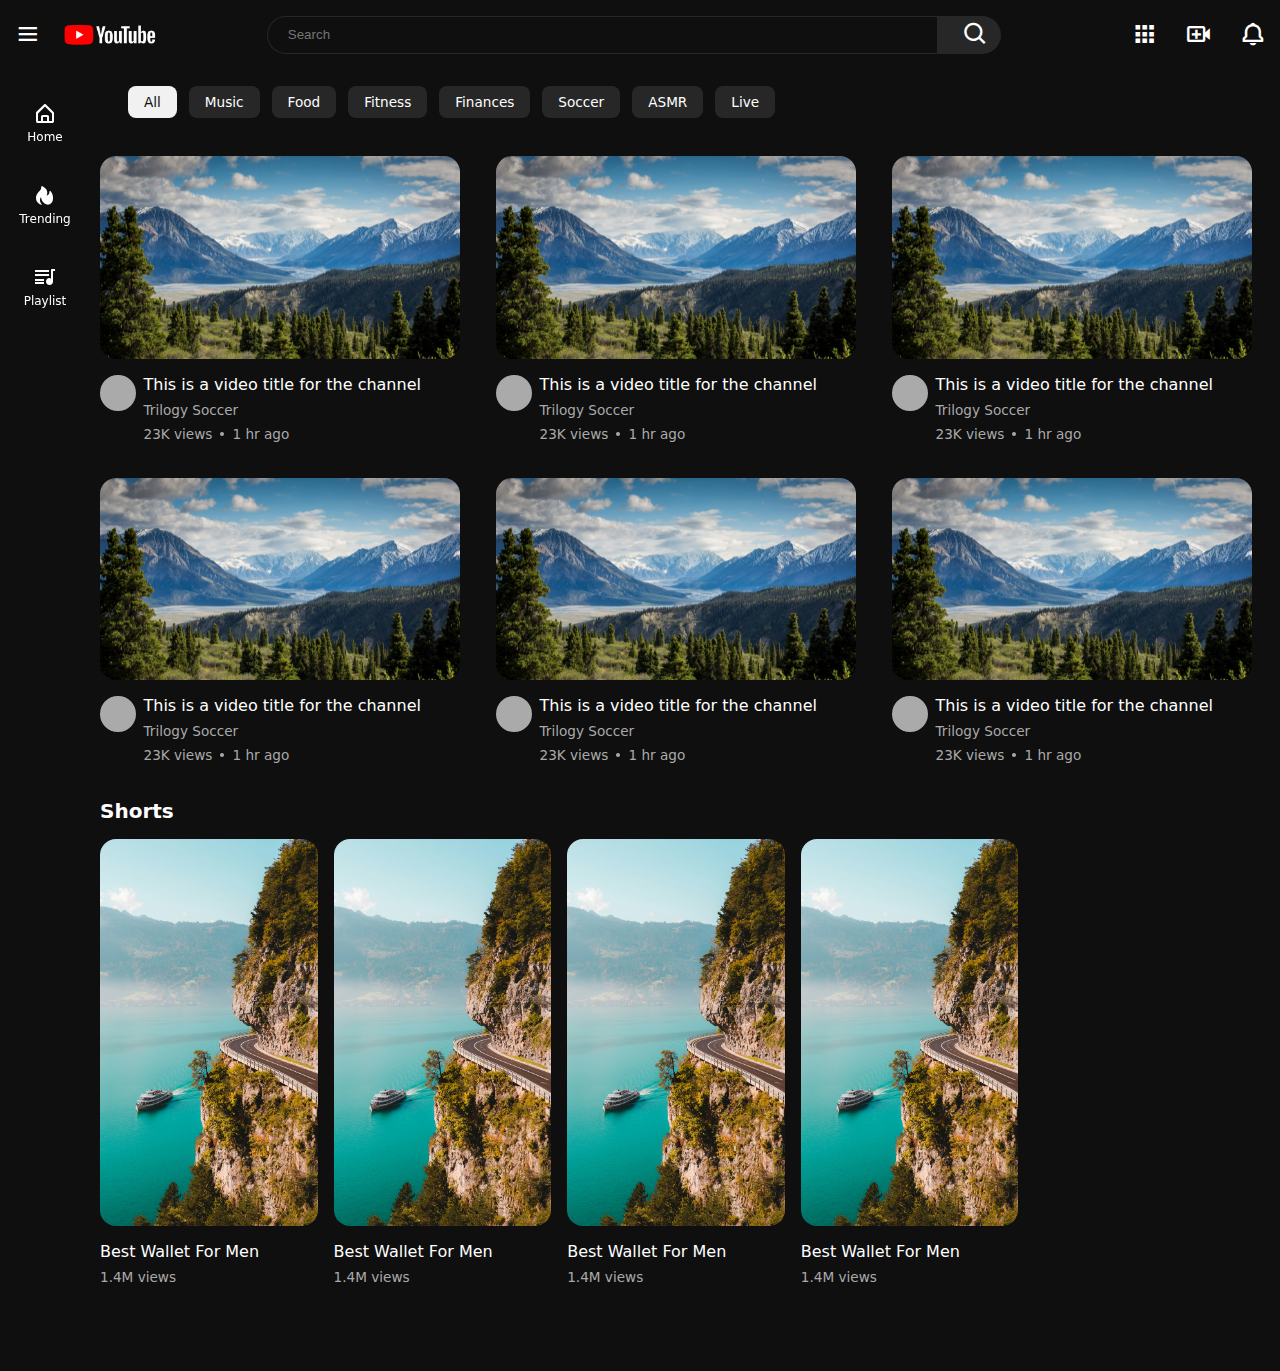
<file: index.html>
<!DOCTYPE html>
<html lang="en">
  <head>
    <meta charset="UTF-8" />
    <meta name="viewport" content="width=device-width, initial-scale=1.0" />
    <link rel="stylesheet" href="style.css" />
    <link
      href="https://unpkg.com/boxicons@2.1.4/css/boxicons.min.css"
      rel="stylesheet"
    />
    <title>Youtube Home Page</title>
  </head>
  <body>
    <header class="topBarContainer flex fixed">
      <div class="flex logoBlock">
        <span class="menuContainer flex">
          <i class="bx bx-menu"></i>
        </span>
        <span class="logoContainer">
          <img class="logoImg" src="youtube-Dark-Logo.png" />
        </span>
      </div>
      <span class="inputContainer flex">
        <input class="searchInput" type="search" placeholder="Search" />
        <i class="bx bx-search searchIcon" role="button"></i>
      </span>
      <div class="flex iconsEndBox">
        <span class="iconContainer flex">
          <i class="bx bxs-grid"></i>
        </span>
        <span class="iconContainer flex"><i class="bx bx-video-plus"></i></span>
        <span class="iconContainer flex"><i class="bx bx-bell"></i></span>
      </div>
    </header>
    <aside class="flex sideContainer">
      <ul class="menuList noList">
        <li class="flex menuLi">
          <i class="bx bx-home-alt"></i>
          <span class="iconText">Home</span>
        </li>
        <li class="flex menuLi">
          <i class="bx bxs-hot"></i>
          <span class="iconText">Trending</span>
        </li>
        <li class="flex menuLi">
          <i class="bx bxs-playlist"></i>
          <span class="iconText">Playlist</span>
        </li>
      </ul>
    </aside>
    <main class="mainContainer grid">
      <div class="categoryBarContainer flex">
        <button class="categoryBtn selectedBtn">All</button>
        <button class="categoryBtn">Music</button>
        <button class="categoryBtn">Food</button>
        <button class="categoryBtn">Fitness</button>
        <button class="categoryBtn">Finances</button>
        <button class="categoryBtn">Soccer</button>
        <button class="categoryBtn">ASMR</button>
        <button class="categoryBtn">Live</button>
      </div>
      <div class="videoBoxContainer videoBox-1">
        <div class="videoThumbnailContainer"></div>
        <div class="copyContainer flex">
          <span class="channelIcon"></span>
          <span class="videoCopy flex">
            <span class="videoTitle"
              >This is a video title for the channel</span
            >
            <span class="videoChannel">Trilogy Soccer</span>
            <div class="videoAnalytics flex">
              <span class="views">23K views</span>
              <span class="dot"></span>
              <span class="uploadTimeline">1 hr ago</span>
            </div>
          </span>
        </div>
      </div>
      <div class="videoBoxContainer videoBox-2">
        <div class="videoThumbnailContainer"></div>
        <div class="copyContainer flex">
          <span class="channelIcon"></span>
          <span class="videoCopy flex">
            <span class="videoTitle"
              >This is a video title for the channel</span
            >
            <span class="videoChannel">Trilogy Soccer</span>
            <div class="videoAnalytics flex">
              <span class="views">23K views</span>
              <span class="dot"></span>
              <span class="uploadTimeline">1 hr ago</span>
            </div>
          </span>
        </div>
      </div>
      <div class="videoBoxContainer videoBox-3">
        <div class="videoThumbnailContainer"></div>
        <div class="copyContainer flex">
          <span class="channelIcon"></span>
          <span class="videoCopy flex">
            <span class="videoTitle"
              >This is a video title for the channel</span
            >
            <span class="videoChannel">Trilogy Soccer</span>
            <div class="videoAnalytics flex">
              <span class="views">23K views</span>
              <span class="dot"></span>
              <span class="uploadTimeline">1 hr ago</span>
            </div>
          </span>
        </div>
      </div>
      <div class="videoBoxContainer videoBox-4">
        <div class="videoThumbnailContainer"></div>
        <div class="copyContainer flex">
          <span class="channelIcon"></span>
          <span class="videoCopy flex">
            <span class="videoTitle"
              >This is a video title for the channel</span
            >
            <span class="videoChannel">Trilogy Soccer</span>
            <div class="videoAnalytics flex">
              <span class="views">23K views</span>
              <span class="dot"></span>
              <span class="uploadTimeline">1 hr ago</span>
            </div>
          </span>
        </div>
      </div>
      <div class="videoBoxContainer videoBox-5">
        <div class="videoThumbnailContainer"></div>
        <div class="copyContainer flex">
          <span class="channelIcon"></span>
          <span class="videoCopy flex">
            <span class="videoTitle"
              >This is a video title for the channel</span
            >
            <span class="videoChannel">Trilogy Soccer</span>
            <div class="videoAnalytics flex">
              <span class="views">23K views</span>
              <span class="dot"></span>
              <span class="uploadTimeline">1 hr ago</span>
            </div>
          </span>
        </div>
      </div>
      <div class="videoBoxContainer videoBox-6">
        <div class="videoThumbnailContainer"></div>
        <div class="copyContainer flex">
          <span class="channelIcon"></span>
          <span class="videoCopy flex">
            <span class="videoTitle"
              >This is a video title for the channel</span
            >
            <span class="videoChannel">Trilogy Soccer</span>
            <div class="videoAnalytics flex">
              <span class="views">23K views</span>
              <span class="dot"></span>
              <span class="uploadTimeline">1 hr ago</span>
            </div>
          </span>
        </div>
      </div>
      <div class="videoBoxContainer videoBox-7">
        <div class="videoThumbnailContainer"></div>
        <div class="copyContainer flex">
          <span class="channelIcon"></span>
          <span class="videoCopy flex">
            <span class="videoTitle"
              >This is a video title for the channel</span
            >
            <span class="videoChannel">Trilogy Soccer</span>
            <div class="videoAnalytics flex">
              <span class="views">23K views</span>
              <span class="dot"></span>
              <span class="uploadTimeline">1 hr ago</span>
            </div>
          </span>
        </div>
      </div>
      <div class="videoBoxContainer videoBox-8">
        <div class="videoThumbnailContainer"></div>
        <div class="copyContainer flex">
          <span class="channelIcon"></span>
          <span class="videoCopy flex">
            <span class="videoTitle"
              >This is a video title for the channel</span
            >
            <span class="videoChannel">Trilogy Soccer</span>
            <div class="videoAnalytics flex">
              <span class="views">23K views</span>
              <span class="dot"></span>
              <span class="uploadTimeline">1 hr ago</span>
            </div>
          </span>
        </div>
      </div>
      <div class="videoBoxContainer videoBox-9">
        <div class="videoThumbnailContainer"></div>
        <div class="copyContainer flex">
          <span class="channelIcon"></span>
          <span class="videoCopy flex">
            <span class="videoTitle"
              >This is a video title for the channel</span
            >
            <span class="videoChannel">Trilogy Soccer</span>
            <div class="videoAnalytics flex">
              <span class="views">23K views</span>
              <span class="dot"></span>
              <span class="uploadTimeline">1 hr ago</span>
            </div>
          </span>
        </div>
      </div>
      <div class="videoBoxContainer videoBox-10">
        <div class="videoThumbnailContainer"></div>
        <div class="copyContainer flex">
          <span class="channelIcon"></span>
          <span class="videoCopy flex">
            <span class="videoTitle"
              >This is a video title for the channel</span
            >
            <span class="videoChannel">Trilogy Soccer</span>
            <div class="videoAnalytics flex">
              <span class="views">23K views</span>
              <span class="dot"></span>
              <span class="uploadTimeline">1 hr ago</span>
            </div>
          </span>
        </div>
      </div>
      <div class="reelsContainer grid">
        <div class="reelsTitle flex">
          <span class="sectionTitle">Shorts</span>
        </div>
        <div class="reelBoxContainer reel-1">
          <div class="reelThumbnail"></div>
          <div class="copyContainer flex">
            <div class="reelTitle VideoTitle">Best Wallet For Men</div>
            <div class="videoAnalytics reelAnalytics flex">
              <span class="views">1.4M views</span>
            </div>
          </div>
        </div>
        <div class="reelBoxContainer reel-2">
          <div class="reelThumbnail"></div>
          <div class="copyContainer flex">
            <div class="reelTitle VideoTitle">Best Wallet For Men</div>
            <div class="videoAnalytics reelAnalytics flex">
              <span class="views">1.4M views</span>
            </div>
          </div>
        </div>
        <div class="reelBoxContainer reel-3">
          <div class="reelThumbnail"></div>
          <div class="copyContainer flex">
            <div class="reelTitle VideoTitle">Best Wallet For Men</div>
            <div class="videoAnalytics reelAnalytics flex">
              <span class="views">1.4M views</span>
            </div>
          </div>
        </div>
        <div class="reelBoxContainer reel-4">
          <div class="reelThumbnail"></div>
          <div class="copyContainer flex">
            <div class="reelTitle VideoTitle">Best Wallet For Men</div>
            <div class="videoAnalytics reelAnalytics flex">
              <span class="views">1.4M views</span>
            </div>
          </div>
        </div>
        <div class="reelBoxContainer reel-5">
          <div class="reelThumbnail"></div>
          <div class="copyContainer flex">
            <div class="reelTitle VideoTitle">Best Wallet For Men</div>
            <div class="videoAnalytics reelAnalytics flex">
              <span class="views">1.4M views</span>
            </div>
          </div>
        </div>
        <div class="reelBoxContainer reel-6">
          <div class="reelThumbnail"></div>
          <div class="copyContainer flex">
            <div class="reelTitle VideoTitle">Best Wallet For Men</div>
            <div class="videoAnalytics reelAnalytics flex">
              <span class="views">1.4M views</span>
            </div>
          </div>
        </div>
        <div class="reelBoxContainer reel-7">
          <div class="reelThumbnail"></div>
          <div class="copyContainer flex">
            <div class="reelTitle VideoTitle">Best Wallet For Men</div>
            <div class="videoAnalytics reelAnalytics flex">
              <span class="views">1.4M views</span>
            </div>
          </div>
        </div>
        <div class="reelBoxContainer reel-8">
          <div class="reelThumbnail"></div>
          <div class="copyContainer flex">
            <div class="reelTitle VideoTitle">Best Wallet For Men</div>
            <div class="videoAnalytics reelAnalytics flex">
              <span class="views">1.4M views</span>
            </div>
          </div>
        </div>
      </div>
      <div class="videoBoxContainer">
        <div class="videoThumbnailContainer"></div>
        <div class="copyContainer flex">
          <span class="channelIcon"></span>
          <span class="videoCopy flex">
            <span class="videoTitle"
              >This is a video title for the channel</span
            >
            <span class="videoChannel">Trilogy Soccer</span>
            <div class="videoAnalytics flex">
              <span class="views">23K views</span>
              <span class="dot"></span>
              <span class="uploadTimeline">1 hr ago</span>
            </div>
          </span>
        </div>
      </div>
      <div class="videoBoxContainer">
        <div class="videoThumbnailContainer"></div>
        <div class="copyContainer flex">
          <span class="channelIcon"></span>
          <span class="videoCopy flex">
            <span class="videoTitle"
              >This is a video title for the channel</span
            >
            <span class="videoChannel">Trilogy Soccer</span>
            <div class="videoAnalytics flex">
              <span class="views">23K views</span>
              <span class="dot"></span>
              <span class="uploadTimeline">1 hr ago</span>
            </div>
          </span>
        </div>
      </div>
      <div class="videoBoxContainer">
        <div class="videoThumbnailContainer"></div>
        <div class="copyContainer flex">
          <span class="channelIcon"></span>
          <span class="videoCopy flex">
            <span class="videoTitle"
              >This is a video title for the channel</span
            >
            <span class="videoChannel">Trilogy Soccer</span>
            <div class="videoAnalytics flex">
              <span class="views">23K views</span>
              <span class="dot"></span>
              <span class="uploadTimeline">1 hr ago</span>
            </div>
          </span>
        </div>
      </div>
      <div class="videoBoxContainer">
        <div class="videoThumbnailContainer"></div>
        <div class="copyContainer flex">
          <span class="channelIcon"></span>
          <span class="videoCopy flex">
            <span class="videoTitle"
              >This is a video title for the channel</span
            >
            <span class="videoChannel">Trilogy Soccer</span>
            <div class="videoAnalytics flex">
              <span class="views">23K views</span>
              <span class="dot"></span>
              <span class="uploadTimeline">1 hr ago</span>
            </div>
          </span>
        </div>
      </div>
      <div class="videoBoxContainer">
        <div class="videoThumbnailContainer"></div>
        <div class="copyContainer flex">
          <span class="channelIcon"></span>
          <span class="videoCopy flex">
            <span class="videoTitle"
              >This is a video title for the channel</span
            >
            <span class="videoChannel">Trilogy Soccer</span>
            <div class="videoAnalytics flex">
              <span class="views">23K views</span>
              <span class="dot"></span>
              <span class="uploadTimeline">1 hr ago</span>
            </div>
          </span>
        </div>
      </div>
      <div class="videoBoxContainer">
        <div class="videoThumbnailContainer"></div>
        <div class="copyContainer flex">
          <span class="channelIcon"></span>
          <span class="videoCopy flex">
            <span class="videoTitle"
              >This is a video title for the channel</span
            >
            <span class="videoChannel">Trilogy Soccer</span>
            <div class="videoAnalytics flex">
              <span class="views">23K views</span>
              <span class="dot"></span>
              <span class="uploadTimeline">1 hr ago</span>
            </div>
          </span>
        </div>
      </div>
      <div class="videoBoxContainer">
        <div class="videoThumbnailContainer"></div>
        <div class="copyContainer flex">
          <span class="channelIcon"></span>
          <span class="videoCopy flex">
            <span class="videoTitle"
              >This is a video title for the channel</span
            >
            <span class="videoChannel">Trilogy Soccer</span>
            <div class="videoAnalytics flex">
              <span class="views">23K views</span>
              <span class="dot"></span>
              <span class="uploadTimeline">1 hr ago</span>
            </div>
          </span>
        </div>
      </div>
    </main>
  </body>
</html>
</file>
<file: style.css>
* {
  margin: 0;
  padding: 0;
  box-sizing: border-box;
}

html {
  width: 100%;
  height: 100%;
}

:root {
  /*colors*/
  --main-bkg-color: #0f0f0f;
  --text-color: #fff;
  --text-secondary: #aaa;
  --call-to-action-color: #3ea6ff;
  --call-to-action-inverse: #065fd4;
  --category-bkg: rgba(255, 255, 255, 0.1);
  --category-highlighted: rgba(255, 255, 255, 0.5);
  --selected-bkg: #f1f1f1;
}

body {
  background-color: var(--main-bkg-color);
  color: var(--text-color);
  font-family: system-ui, -apple-system, BlinkMacSystemFont, "Segoe UI", Roboto,
    Oxygen, Ubuntu, Cantarell, "Open Sans", "Helvetica Neue", sans-serif;
  font-size: 16px;
  position: relative;
  display: grid;
  /*grid-template-columns: 150px 1fr;*/
}

img,
svg,
video {
  max-width: 100%;
}

.flex {
  display: flex;
}

.grid {
  display: grid;
}

.fixed {
  position: fixed;
}

.topBarContainer {
  width: 100%;
  top: 0;
  left: 0;
  right: 0;
  height: 70px;
  padding: 0.8rem 0.5rem;
  background-color: pink;
  background-color: var(--main-bkg-color);
  z-index: 1000;
  font-size: 1.7rem;
  align-items: center;
  align-content: center;
  justify-content: space-between;
}

.logoBlock,
.iconsEndBox {
  column-gap: 1rem;
  align-items: center;
}

.logoContainer {
  width: 96px;
  display: flex;
  align-items: center;
}

.inputContainer {
  width: 100%;
  padding: 0rem 1rem;
  justify-content: flex-end;
}

.searchInput {
  display: none;
}

.searchIcon {
  background-color: none;
  border-radius: 100%;
}

.menuContainer,
.iconContainer {
  display: flex;
  align-items: center;
  justify-content: center;
}

header i,
header .logoContainer {
  cursor: pointer;
}

header i {
  padding: 0.35rem;
  border-radius: 100%;
  background-color: transparent;
}

header i:hover {
  background-color: var(--category-bkg);
}

/* main container styling */

.mainContainer {
  width: 100%;
  padding: 86px 1.75rem;
  padding-left: 1.75rem;
  right: auto;
  height: 100%;
  position: relative;
  top: 70px;
  grid-template-columns: repeat(auto-fill, minmax(300px, 1fr));
  grid-gap: 2.25rem;
}

.categoryBarContainer {
  position: fixed;
  height: 64px;
  padding: 0.5rem 1.75rem;
  width: 100%;
  grid-column: 1 / -1;
  column-gap: 0.75rem;
  align-items: center;
  align-content: center;
  overflow-x: hidden;
  background-color: var(--main-bkg-color);
}

.categoryBtn {
  cursor: pointer;
  font-size: 0.75rem;
  padding: 0rem 1rem;
  display: flex;
  align-items: center;
  justify-content: center;
  border-radius: 0.5rem;
  border: none;
  box-shadow: none;
  height: 2rem;
  font: inherit;
  font-size: 0.85rem;
  font-weight: 500;
  background-color: var(--category-bkg);
  color: var(--text-color);
}

.selectedBtn {
  background-color: var(--selected-bkg);
  color: var(--main-bkg-color);
}

.categoryBtn:hover {
  background-color: var(--category-highlighted);
}

.videoBoxContainer {
  display: flex;
  flex-direction: column;
  row-gap: 1rem;
  display: none;
}

.videoBoxContainer:nth-child(-n + 4) {
  display: flex;
}

.videoThumbnailContainer {
  background-color: grey;
  background: url("thumbnail-wide.jpeg");
  background-size: cover;
  background-position: center;
  aspect-ratio: 16 / 9;
  width: 100%;
  border-radius: 1rem;
}

.copyContainer {
  width: 100%;
  column-gap: 0.5rem;
  padding-right: 1rem;
}

.channelIcon {
  width: 36px;
  height: 36px;
  border-radius: 100%;
  padding: 1rem;
  background-color: #aaa;
}

.videoCopy {
  width: 100%;
  flex-direction: column;
  row-gap: 0.5rem;
}

.videoTitle {
  font-weight: 500;
}

.videoChannel {
  font-size: 0.85rem;
  color: var(--text-secondary);
}

.videoAnalytics {
  color: var(--text-secondary);
  font-size: 0.85rem;
  column-gap: 0.5rem;
  align-items: center;
}

.dot {
  width: 4px;
  height: 4px;
  background-color: var(--text-secondary);
  border-radius: 100%;
}

/* shorts styling */

.reelsContainer {
  grid-column: 1 / -1;
  width: 100%;
  grid-template-columns: repeat(auto-fill, minmax(200px, 1fr));
  grid-gap: 1rem;
}

.reelsTitle {
  grid-column: 1 / -1;
  width: 100%;
}

.sectionTitle {
  font-size: 1.25rem;
  font-weight: 700;
}

.reelBoxContainer {
  display: flex;
  flex-direction: column;
  row-gap: 1rem;
  display: none;
}

.reelBoxContainer:nth-child(-n + 3) {
  display: flex;
}

.reelThumbnail {
  width: 100%;
  aspect-ratio: 9 / 16;
  background-color: grey;
  border-radius: 1rem;
  background-image: url("thumbnail-portrait.jpeg");
  background-size: cover;
  background-position: center;
}

.reelBoxContainer .copyContainer {
  flex-direction: column;
  row-gap: 0.5rem;
}

/* aside */

.sideContainer {
  z-index: 100;
  top: 70px;
  width: 90px;
  height: 500px;
  padding: 1rem;
  /*background-color: #3ea6ff;*/
  position: fixed;
  display: none;
  color: var(--text-color);
  flex-direction: column;
  align-items: center;
}

.noList {
  list-style-type: none;
}

.menuList {
  display: flex;
  flex-direction: column;
  row-gap: 0.5rem;
  width: 100%;
}

.menuLi i {
  font-size: 1.5rem;
}

.menuLi span {
  font-size: 0.75rem;
}

.menuLi {
  flex-direction: column;
  align-items: center;
  row-gap: 0.25rem;
  padding: 1rem;
  border-radius: 1rem;
  background-color: transparent;
  cursor: pointer;
}

.menuLi:hover {
  background-color: var(--category-bkg);
}

@media only screen and (min-width: 600px) {
  .inputContainer {
    width: 100%;
    padding: 0rem 1rem;
    justify-content: flex-end;
    background-color: var(--main-bkg-color);
    margin: 0rem 4rem;
    border-radius: 1.5rem;
    padding-left: 0%;
    max-width: 500px;
  }

  .searchInput {
    display: flex;
    width: 100%;
    padding: 0.25rem;
    border-top-left-radius: 1.25rem;
    border-bottom-left-radius: 1.25rem;
    box-shadow: none;
    border: 1px solid var(--category-bkg);
    background-color: var(--main-bkg-color);
    color: var(--text-secondary);
    padding-left: 1.25rem;
  }

  .searchIcon {
    background-color: var(--category-bkg);
    border-radius: 0%;
    border-bottom-right-radius: 1.25rem;
    border-top-right-radius: 1.25rem;
    padding-right: 0.75rem;
    padding-left: 1.5rem;
  }

  .videoBoxContainer:nth-child(-n + 7),
  .reelBoxContainer + .videoBoxContainer:nth-child(-n + 7) {
    display: flex;
  }

  .reelBoxContainer:nth-child(-n + 5) {
    display: flex;
  }
}

@media only screen and (min-width: 768px) {
  .mainContainer {
    padding-left: 100px;
  }

  .sideContainer {
    display: flex;
  }

  .inputContainer {
    max-width: 750px;
  }
}

@media only screen and (min-width: 1400px) {
  .videoBoxContainer {
    display: flex;
  }

  .reelBoxContainer:nth-child(-n + 7) {
    display: flex;
  }
}
</file>
